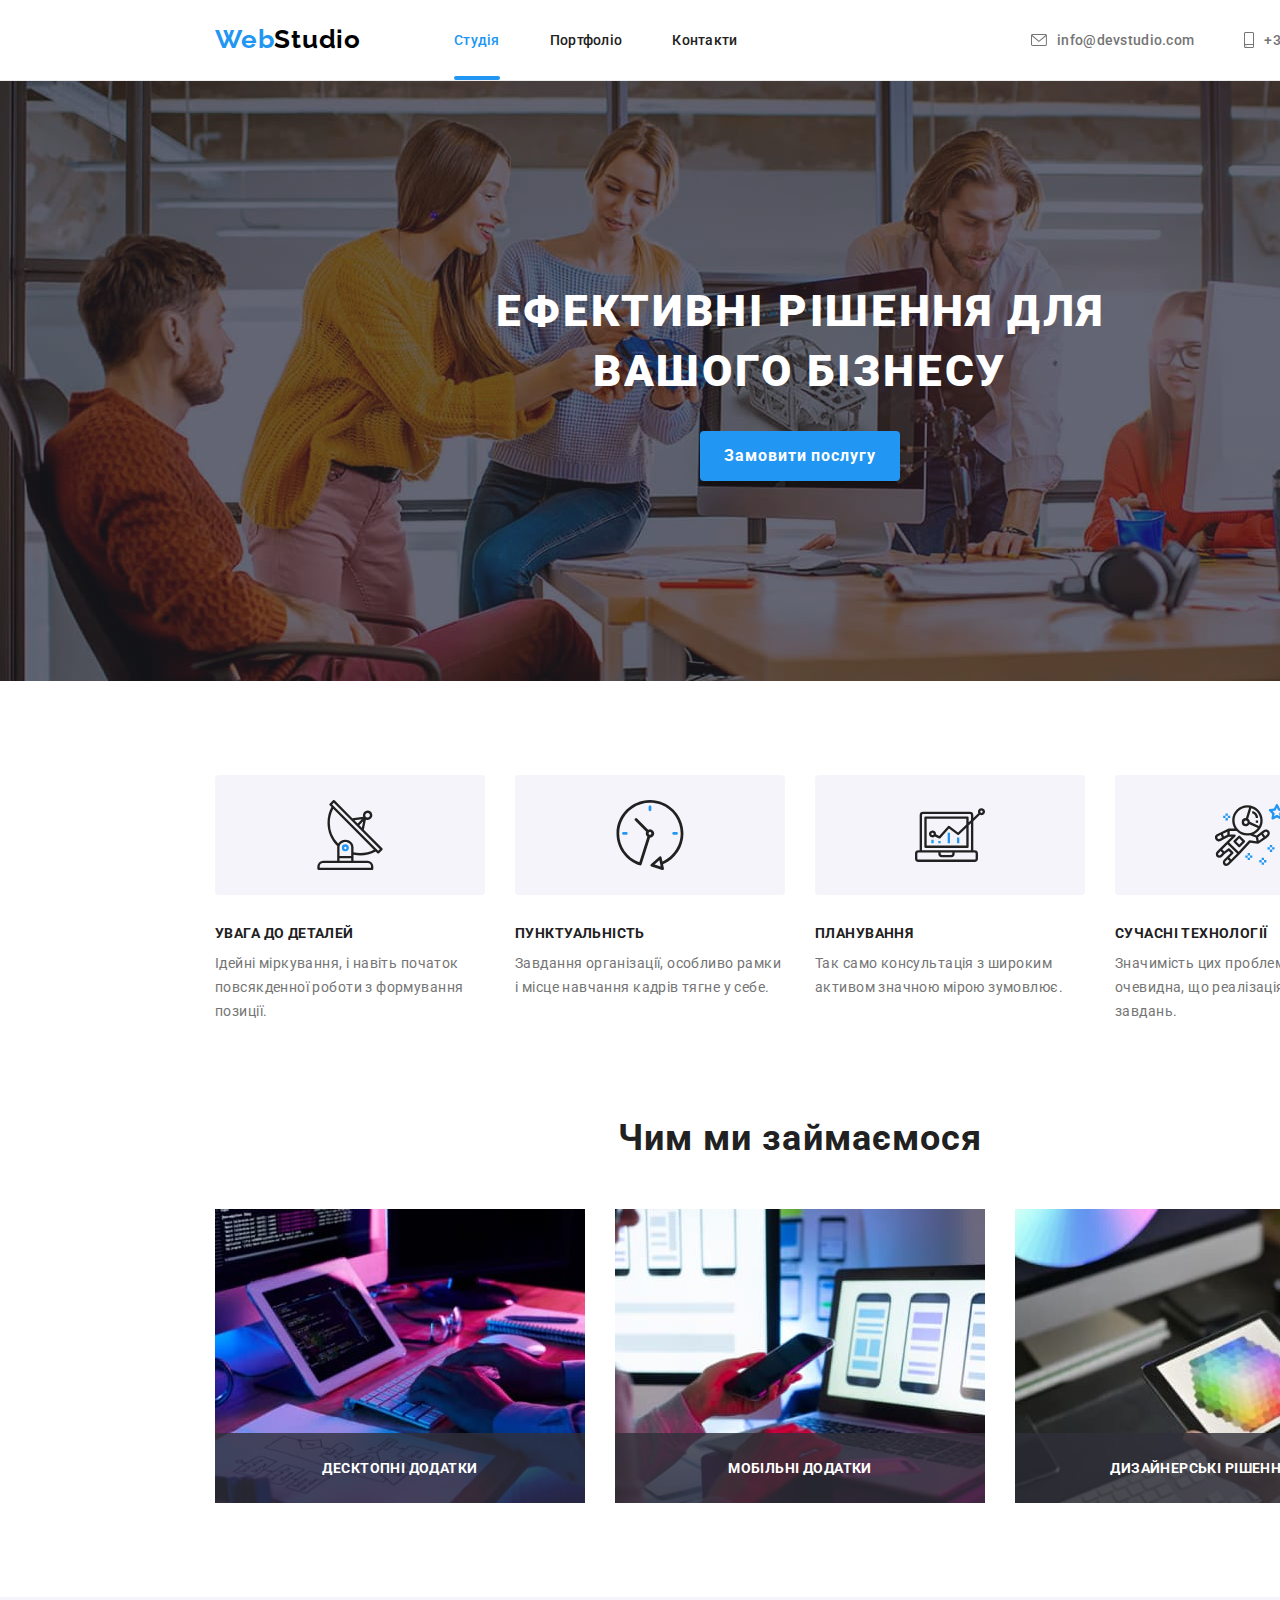
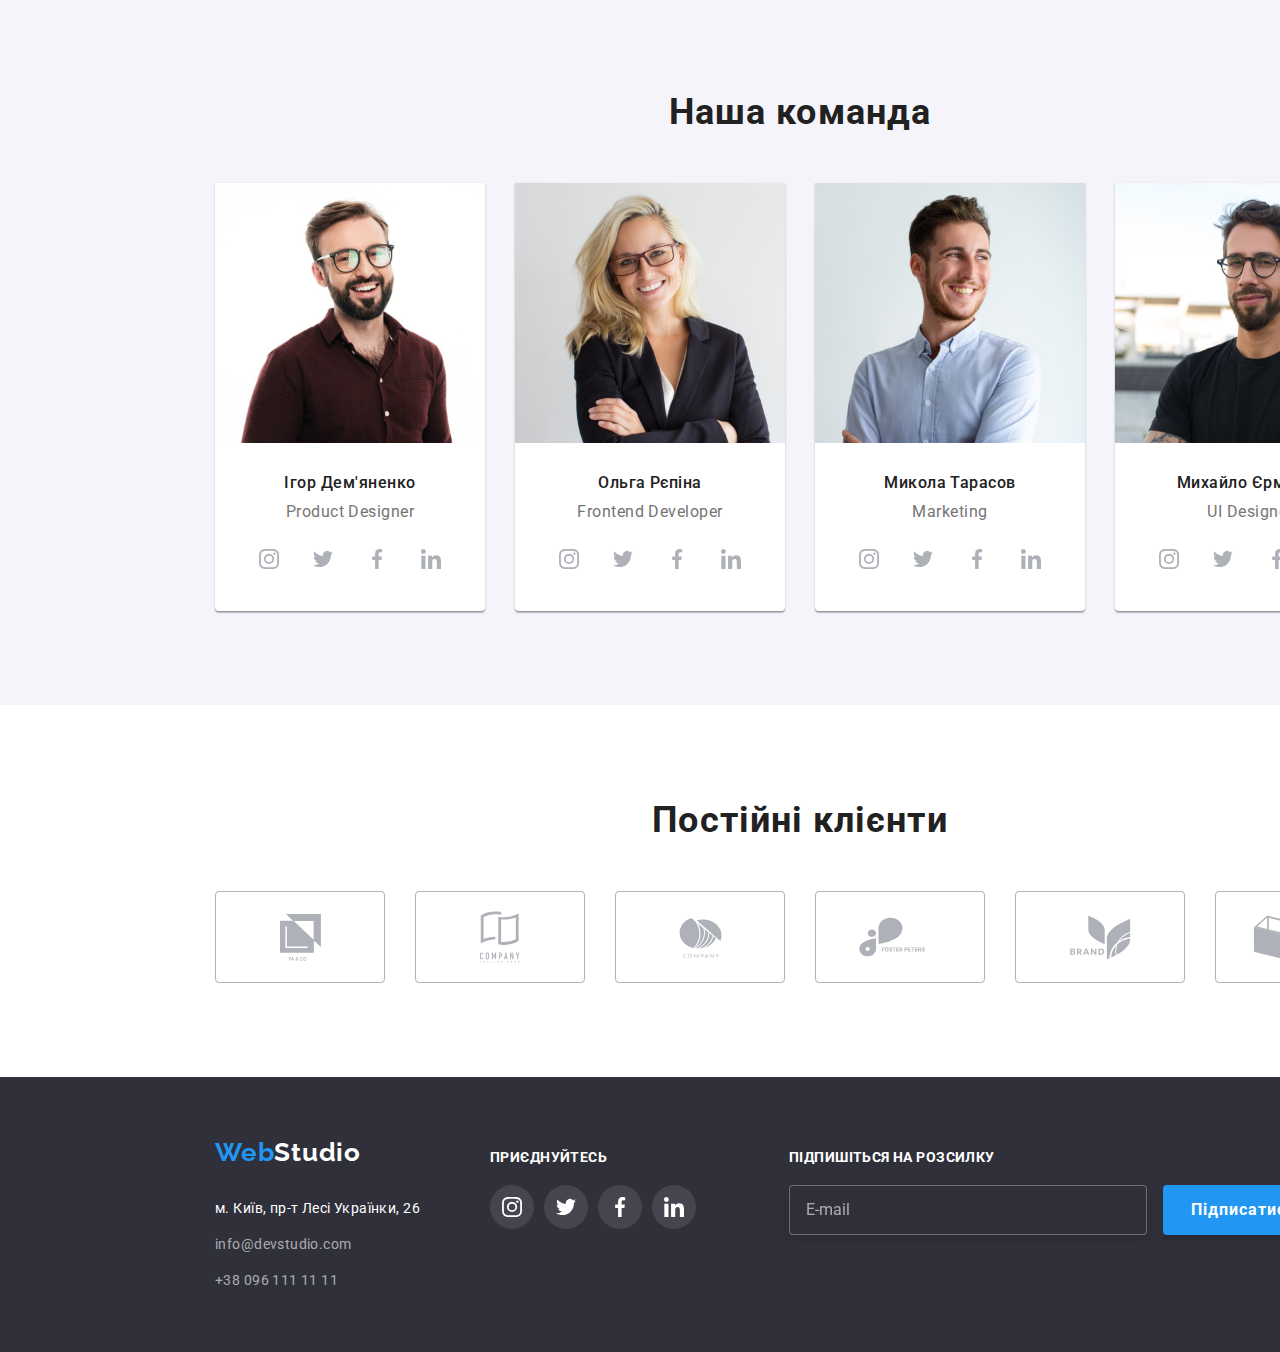
<file: index.html>
<!DOCTYPE html>
<html lang="uk">
  <head>
    <meta charset="UTF-8" />
    <meta http-equiv="X-UA-Compatible" content="IE=edge" />
    <meta name="viewport" content="width=device-width, initial-scale=1.0" />
    <title>Web Studio</title>
    <link rel="preconnect" href="https://fonts.googleapis.com" />
    <link rel="preconnect" href="https://fonts.gstatic.com" crossorigin />
    <link
      href="https://fonts.googleapis.com/css2?family=Raleway:wght@700&family=Roboto:wght@400;500;700;900&display=swap"
      rel="stylesheet"
    />
    <link rel="stylesheet" href="./css/main.min.css" />
  </head>
  <body>
    <!-- header -->
    <header class="header">
      <div class="container flex-cont">
        <a class="header__logo" href="./index.html" lang="en" rel="noopener noreferrer nofollow">
          <span class="header__logo-color">Web</span>Studio</a
        >
        <nav class="header-navigation">
          <ul class="header-navigation__list list">
            <li class="header-navigation__item">
              <a
                href="./index.html"
                class="header-navigation__link current"
                rel="noopener noreferrer nofollow"
                >Студія</a
              >
            </li>
            <li class="header-navigation__item">
              <a
                href="./portfolio.html"
                class="header-navigation__link"
                rel="noopener noreferrer nofollow"
                >Портфоліо</a
              >
            </li>
            <li class="header-navigation__item">
              <a href="/" class="header-navigation__link" rel="noopener noreferrer nofollow"
                >Контакти</a
              >
            </li>
          </ul>
        </nav>
        <ul class="header-contact__list list">
          <li class="header-contact__item">
            <a
              href="mailto:info@devstudio.com"
              class="header-contact__mail"
              rel="noopener noreferrer nofollow"
              ><svg class="header-contact__mail-icon" width="16" height="12">
                <use href="./images/icons.svg#icon-envelope"></use></svg
              >info@devstudio.com</a
            >
          </li>
          <li class="header-contact__item">
            <a
              href="tel:+380961111111"
              class="header-contact__tel"
              rel="noopener noreferrer nofollow"
              ><svg class="header-contact__tel-icon" width="10" height="16">
                <use href="./images/icons.svg#icon-smartphone"></use></svg
              >+38 096 111 11 11</a
            >
          </li>
        </ul>
      </div>
    </header>
    <!-- hero -->
    <main>
      <section class="hero">
        <h1 class="hero__title">ЕФЕКТИВНІ РІШЕННЯ ДЛЯ ВАШОГО БІЗНЕСУ</h1>
        <button data-modal-open type="button" class="hero__button">Замовити послугу</button>
      </section>
      <!-- features -->
      <section class="section">
        <div class="container">
          <h2 class="section-title visually-hidden">Особливості</h2>
          <ul class="features-list list">
            <li class="features-list__item">
              <div class="features-list__content">
                <svg width="70" height="70">
                  <use href="./images/icons.svg#icon-antenna"></use>
                </svg>
              </div>
              <h2 class="features-list__content-title">УВАГА ДО ДЕТАЛЕЙ</h2>
              <p class="features-list__content-text">
                Ідейні міркування, і навіть початок повсякденної роботи з формування позиції.
              </p>
            </li>
            <li class="features-list__item">
              <div class="features-list__content">
                <svg width="70" height="70">
                  <use href="./images/icons.svg#icon-clock"></use>
                </svg>
              </div>
              <h2 class="features-list__content-title">ПУНКТУАЛЬНІСТЬ</h2>
              <p class="features-list__content-text">
                Завдання організації, особливо рамки і місце навчання кадрів тягне у себе.
              </p>
            </li>
            <li class="features-list__item">
              <div class="features-list__content">
                <svg width="70" height="70">
                  <use href="./images/icons.svg#icon-diagram"></use>
                </svg>
              </div>
              <h2 class="features-list__content-title">ПЛАНУВАННЯ</h2>
              <p class="features-list__content-text">
                Так само консультація з широким активом значною мірою зумовлює.
              </p>
            </li>
            <li class="features-list__item">
              <div class="features-list__content">
                <svg width="70" height="70">
                  <use href="./images/icons.svg#icon-astronaut"></use>
                </svg>
              </div>
              <h2 class="features-list__content-title">СУЧАСНІ ТЕХНОЛОГІЇ</h2>
              <p class="features-list__content-text">
                Значимість цих проблем настільки очевидна, що реалізація планових завдань.
              </p>
            </li>
          </ul>
        </div>
      </section>
      <!-- works -->
      <section class="section works">
        <div class="container">
          <h2 class="section-title">Чим ми займаємося</h2>
          <ul class="works__list list">
            <li class="works__item">
              <div class="works__thumb">
                <img src="./images/work_photo1.jpg" alt="розробка сайту" width="370" height="294" />
                <p class="works__text">ДЕСКТОПНІ ДОДАТКИ</p>
              </div>
            </li>
            <li class="works__item">
              <div class="works__thumb">
                <img src="./images/work_photo2.jpg" alt="прототипування" width="370" height="294" />
                <p class="works__text">МОБІЛЬНІ ДОДАТКИ</p>
              </div>
            </li>
            <li class="works__item">
              <div class="works__thumb">
                <img src="./images/work_photo3.jpg" alt="дизайн" width="370" height="294" />
                <p class="works__text">ДИЗАЙНЕРСЬКІ РІШЕННЯ</p>
              </div>
            </li>
          </ul>
        </div>
      </section>
      <!-- team -->
      <section class="section team">
        <div class="container">
          <h2 class="section-title">Наша команда</h2>
          <ul class="team__list list">
            <li class="team__item">
              <img src="./images/team1.jpg" alt="Дизайнер продукту" width="270" height="260" />
              <h3 class="team__title">Ігор Дем'яненко</h3>
              <p class="team__text">Product Designer</p>
              <div class="team-social__container">
                <ul class="team-social__container-list list">
                  <li class="team-social__container-item">
                    <a
                      href="/"
                      class="team-social__container-link"
                      rel="noopener noreferrer nofollow"
                      ><svg class="team-social__container-icon" width="20" height="20">
                        <use href="./images/icons.svg#icon-instagram"></use></svg
                    ></a>
                  </li>
                  <li class="team-social__container-item">
                    <a
                      href="/"
                      class="team-social__container-link"
                      rel="noopener noreferrer nofollow"
                      ><svg class="team-social__container-icon" width="20" height="20">
                        <use href="./images/icons.svg#icon-twitter"></use></svg
                    ></a>
                  </li>
                  <li class="team-social__container-item">
                    <a
                      href="/"
                      class="team-social__container-link"
                      rel="noopener noreferrer nofollow"
                      ><svg class="team-social__container-icon" width="20" height="20">
                        <use href="./images/icons.svg#icon-facebook"></use></svg
                    ></a>
                  </li>
                  <li class="team-social__container-item">
                    <a
                      href="/"
                      class="team-social__container-link"
                      rel="noopener noreferrer nofollow"
                      ><svg class="team-social__container-icon" width="20" height="20">
                        <use href="./images/icons.svg#icon-linkedin"></use></svg
                    ></a>
                  </li>
                </ul>
              </div>
            </li>
            <li class="team__item">
              <img src="./images/team2.jpg" alt="Розробник інтерфейсу" width="270" height="260" />
              <h3 class="team__title">Ольга Рєпіна</h3>
              <p class="team__text">Frontend Developer</p>
              <div class="team-social__container">
                <ul class="team-social__container-list list">
                  <li class="team-social__container-item">
                    <a
                      href="/"
                      class="team-social__container-link"
                      rel="noopener noreferrer nofollow"
                      ><svg class="team-social__container-icon" width="20" height="20">
                        <use href="./images/icons.svg#icon-instagram"></use></svg
                    ></a>
                  </li>
                  <li class="team-social__container-item">
                    <a
                      href="/"
                      class="team-social__container-link"
                      rel="noopener noreferrer nofollow"
                      ><svg class="team-social__container-icon" width="20" height="20">
                        <use href="./images/icons.svg#icon-twitter"></use></svg
                    ></a>
                  </li>
                  <li class="team-social__container-item">
                    <a
                      href="/"
                      class="team-social__container-link"
                      rel="noopener noreferrer nofollow"
                      ><svg class="team-social__container-icon" width="20" height="20">
                        <use href="./images/icons.svg#icon-facebook"></use></svg
                    ></a>
                  </li>
                  <li class="team-social__container-item">
                    <a
                      href="/"
                      class="team-social__container-link"
                      rel="noopener noreferrer nofollow"
                      ><svg class="team-social__container-icon" width="20" height="20">
                        <use href="./images/icons.svg#icon-linkedin"></use></svg
                    ></a>
                  </li>
                </ul>
              </div>
            </li>
            <li class="team__item">
              <img src="./images/team3.jpg" alt="Маркетинг" width="270" height="260" />
              <h3 class="team__title">Микола Тарасов</h3>
              <p class="team__text">Marketing</p>
              <div class="team-social__container">
                <ul class="team-social__container-list list">
                  <li class="team-social__container-item">
                    <a
                      href="/"
                      class="team-social__container-link"
                      rel="noopener noreferrer nofollow"
                      ><svg class="team-social__container-icon" width="20" height="20">
                        <use href="./images/icons.svg#icon-instagram"></use></svg
                    ></a>
                  </li>
                  <li class="team-social__container-item">
                    <a
                      href="/"
                      class="team-social__container-link"
                      rel="noopener noreferrer nofollow"
                      ><svg class="team-social__container-icon" width="20" height="20">
                        <use href="./images/icons.svg#icon-twitter"></use></svg
                    ></a>
                  </li>
                  <li class="team-social__container-item">
                    <a
                      href="/"
                      class="team-social__container-link"
                      rel="noopener noreferrer nofollow"
                      ><svg class="team-social__container-icon" width="20" height="20">
                        <use href="./images/icons.svg#icon-facebook"></use></svg
                    ></a>
                  </li>
                  <li class="team-social__container-item">
                    <a
                      href="/"
                      class="team-social__container-link"
                      rel="noopener noreferrer nofollow"
                      ><svg class="team-social__container-icon" width="20" height="20">
                        <use href="./images/icons.svg#icon-linkedin"></use></svg
                    ></a>
                  </li>
                </ul>
              </div>
            </li>
            <li class="team__item">
              <img
                src="./images/team4.jpg"
                alt="Дизайнер інтерфейсу користувача"
                width="270"
                height="260"
              />
              <h3 class="team__title">Михайло Єрмаков</h3>
              <p class="team__text">UI Designer</p>
              <div class="team-social__container">
                <ul class="team-social__container-list list">
                  <li class="team-social__container-item">
                    <a
                      href="/"
                      class="team-social__container-link"
                      rel="noopener noreferrer nofollow"
                      ><svg class="team-social__container-icon" width="20" height="20">
                        <use href="./images/icons.svg#icon-instagram"></use></svg
                    ></a>
                  </li>
                  <li class="team-social__container-item">
                    <a
                      href="/"
                      class="team-social__container-link"
                      rel="noopener noreferrer nofollow"
                      ><svg class="team-social__container-icon" width="20" height="20">
                        <use href="./images/icons.svg#icon-twitter"></use></svg
                    ></a>
                  </li>
                  <li class="team-social__container-item">
                    <a
                      href="/"
                      class="team-social__container-link"
                      rel="noopener noreferrer nofollow"
                      ><svg class="team-social__container-icon" width="20" height="20">
                        <use href="./images/icons.svg#icon-facebook"></use></svg
                    ></a>
                  </li>
                  <li class="team-social__container-item">
                    <a
                      href="/"
                      class="team-social__container-link"
                      rel="noopener noreferrer nofollow"
                      ><svg class="team-social__container-icon" width="20" height="20">
                        <use href="./images/icons.svg#icon-linkedin"></use></svg
                    ></a>
                  </li>
                </ul>
              </div>
            </li>
          </ul>
        </div>
      </section>
      <!-- clients -->
      <section class="section">
        <h2 class="section-title">Постійні клієнти</h2>
        <ul class="clients-list list">
          <li class="clients-list__item">
            <a href="/" rel="noopener noreferrer nofollow" class="clients-list__link"
              ><svg class="clients-list__icon" width="41" height="47">
                <use href="./images/icons.svg#icon-company1"></use></svg
            ></a>
          </li>
          <li class="clients-list__item">
            <a href="/" rel="noopener noreferrer nofollow" class="clients-list__link"
              ><svg class="clients-list__icon" width="40" height="52">
                <use href="./images/icons.svg#icon-company2"></use></svg
            ></a>
          </li>
          <li class="clients-list__item">
            <a href="/" rel="noopener noreferrer nofollow" class="clients-list__link"
              ><svg class="clients-list__icon" width="43" height="41">
                <use href="./images/icons.svg#icon-company3"></use></svg
            ></a>
          </li>
          <li class="clients-list__item">
            <a href="/" rel="noopener noreferrer nofollow" class="clients-list__link"
              ><svg class="clients-list__icon" width="84" height="40">
                <use href="./images/icons.svg#icon-company4"></use></svg
            ></a>
          </li>
          <li class="clients-list__item">
            <a href="/" rel="noopener noreferrer nofollow" class="clients-list__link"
              ><svg class="clients-list__icon" width="63" height="45">
                <use href="./images/icons.svg#icon-company5"></use></svg
            ></a>
          </li>
          <li class="clients-list__item">
            <a href="/" rel="noopener noreferrer nofollow" class="clients-list__link"
              ><svg class="clients-list__icon" width="94" height="44">
                <use href="./images/icons.svg#icon-company6"></use></svg
            ></a>
          </li>
        </ul>
      </section>
    </main>
    <!-- basement(footer) -->
    <footer class="footer">
      <div class="container flex-cont">
        <div class="footer-logo-address">
          <a class="footer__logo" href="./index.html" rel="noopener noreferrer nofollow"
            ><span class="footer__logo-color">Web</span>Studio</a
          >
          <address class="footer-address">
            <ul class="footer-address__list list">
              <li class="footer-address__item">
                <a
                  href="https://www.google.com.ua/maps/place/%D0%B1%D1%83%D0%BB.+%D0%9B%D0%B5%D1%81%D0%B8+%D0%A3%D0%BA%D1%80%D0%B0%D0%B8%D0%BD%D0%BA%D0%B8,+26,+%D0%9A%D0%B8%D0%B5%D0%B2,+02000/@50.4265841,30.5361971,17z/data=!3m1!4b1!4m5!3m4!1s0x40d4cf0e033ecbe9:0x57a4dffefec77da0!8m2!3d50.4265807!4d30.5383858?hl=ru"
                  class="footer-address__maps"
                  target="_blank"
                  rel="noopener noreferrer nofollow"
                  >м. Київ, пр-т Лесі Українки, 26</a
                >
              </li>
              <li class="footer-address__item">
                <a
                  href="mailto:info@devstudio.com"
                  class="footer-address__mail"
                  rel="noopener noreferrer nofollow"
                  >info@devstudio.com</a
                >
              </li>
              <li class="footer-address__item">
                <a
                  href="tel:+3809611111"
                  class="footer-address__tel"
                  rel="noopener noreferrer nofollow"
                  >+38 096 111 11 11</a
                >
              </li>
            </ul>
          </address>
        </div>
        <div class="footer-social">
          <h3 class="footer-social__title">ПРИЄДНУЙТЕСЬ</h3>
          <ul class="footer-social__list list">
            <li class="footer-social__item">
              <a href="/" class="footer-social__link" rel="noopener noreferrer nofollow"
                ><svg class="footer-social__icon" width="20" height="20">
                  <use href="./images/icons.svg#icon-instagram"></use></svg
              ></a>
            </li>
            <li class="footer-social__item">
              <a href="/" class="footer-social__link" rel="noopener noreferrer nofollow"
                ><svg class="footer-social__icon" width="20" height="20">
                  <use href="./images/icons.svg#icon-twitter"></use></svg
              ></a>
            </li>
            <li class="footer-social__item">
              <a href="/" class="footer-social__link" rel="noopener noreferrer nofollow"
                ><svg class="footer-social__icon" width="20" height="20">
                  <use href="./images/icons.svg#icon-facebook"></use></svg
              ></a>
            </li>
            <li class="footer-social__item">
              <a href="/" class="footer-social__link" rel="noopener noreferrer nofollow"
                ><svg class="footer-social__icon" width="20" height="20">
                  <use href="./images/icons.svg#icon-linkedin"></use></svg
              ></a>
            </li>
          </ul>
        </div>
        <div class="footer-form">
          <h3 class="footer-form__title">ПІДПИШІТЬСЯ НА РОЗСИЛКУ</h3>
          <form name="footer-form" class="footer-form__form">
            <label for="email"></label>
            <input
              type="email"
              name="email"
              placeholder="E-mail"
              class="footer-form__input"
              id="email"
            />
            <button type="submit" class="footer-form__btn">
              Підписатися<svg class="footer-form__btn-icon" width="24" height="24">
                <use href="./images/icons.svg#icon-icon-send"></use>
              </svg>
            </button>
          </form>
        </div>
      </div>
    </footer>
    <div class="backdrop is-hidden" data-modal>
      <div class="modal">
        <button data-modal-close class="modal__btn-close">
          <svg width="18" height="18">
            <use href="./images/icons.svg#icon-close-black-button"></use>
          </svg>
        </button>
        <p class="modal__title">Залиште свої дані, ми вам передзвонимо</p>
        <form name="modal-form" class="modal-form">
          <div class="modal-form__container">
            <label for="name">Ім'я</label>
            <input type="name" name="name" id="name" class="modal-form__input" />
            <svg class="modal-form__icon" width="18" height="18">
              <use href="./images/icons.svg#icon-person-black-modal"></use>
            </svg>
          </div>
          <div class="modal-form__container">
            <label for="tel">Телефон</label>
            <input type="tel" name="tel" id="tel" class="modal-form__input" />
            <svg class="modal-form__icon" width="18" height="18">
              <use href="./images/icons.svg#icon-phone-black-modal"></use>
            </svg>
          </div>
          <div class="modal-form__container">
            <label for="email">Пошта</label>
            <input type="email" name="email" id="email" class="modal-form__input" />
            <svg class="modal-form__icon" width="18" height="18">
              <use href="./images/icons.svg#icon-email-black-modal"></use>
            </svg>
          </div>
          <div class="modal-form__textarea-container">
            <label for="comment">Коментар</label>
            <textarea
              name="comment"
              id="comment"
              placeholder="Введіть текст"
              class="modal-form__textarea"
            ></textarea>
          </div>
          <label class="modal-form__checkbox">
            <input type="checkbox" name="checkbox" class="modal-form__checkbox-input" />
            <span class="modal-form__checkbox-icon"></span>
            Погоджуюся з розсилкою та приймаю<a
              href="/"
              rel="noopener noreferrer nofollow"
              target="_blank"
              class="modal-form__checkbox-link"
              >Умови договору</a
            >
          </label>
          <button type="submit" class="modal-form__btn">Відправити</button>
        </form>
      </div>
    </div>
    <script src="./js/modal.js"></script>
  </body>
</html>
</file>
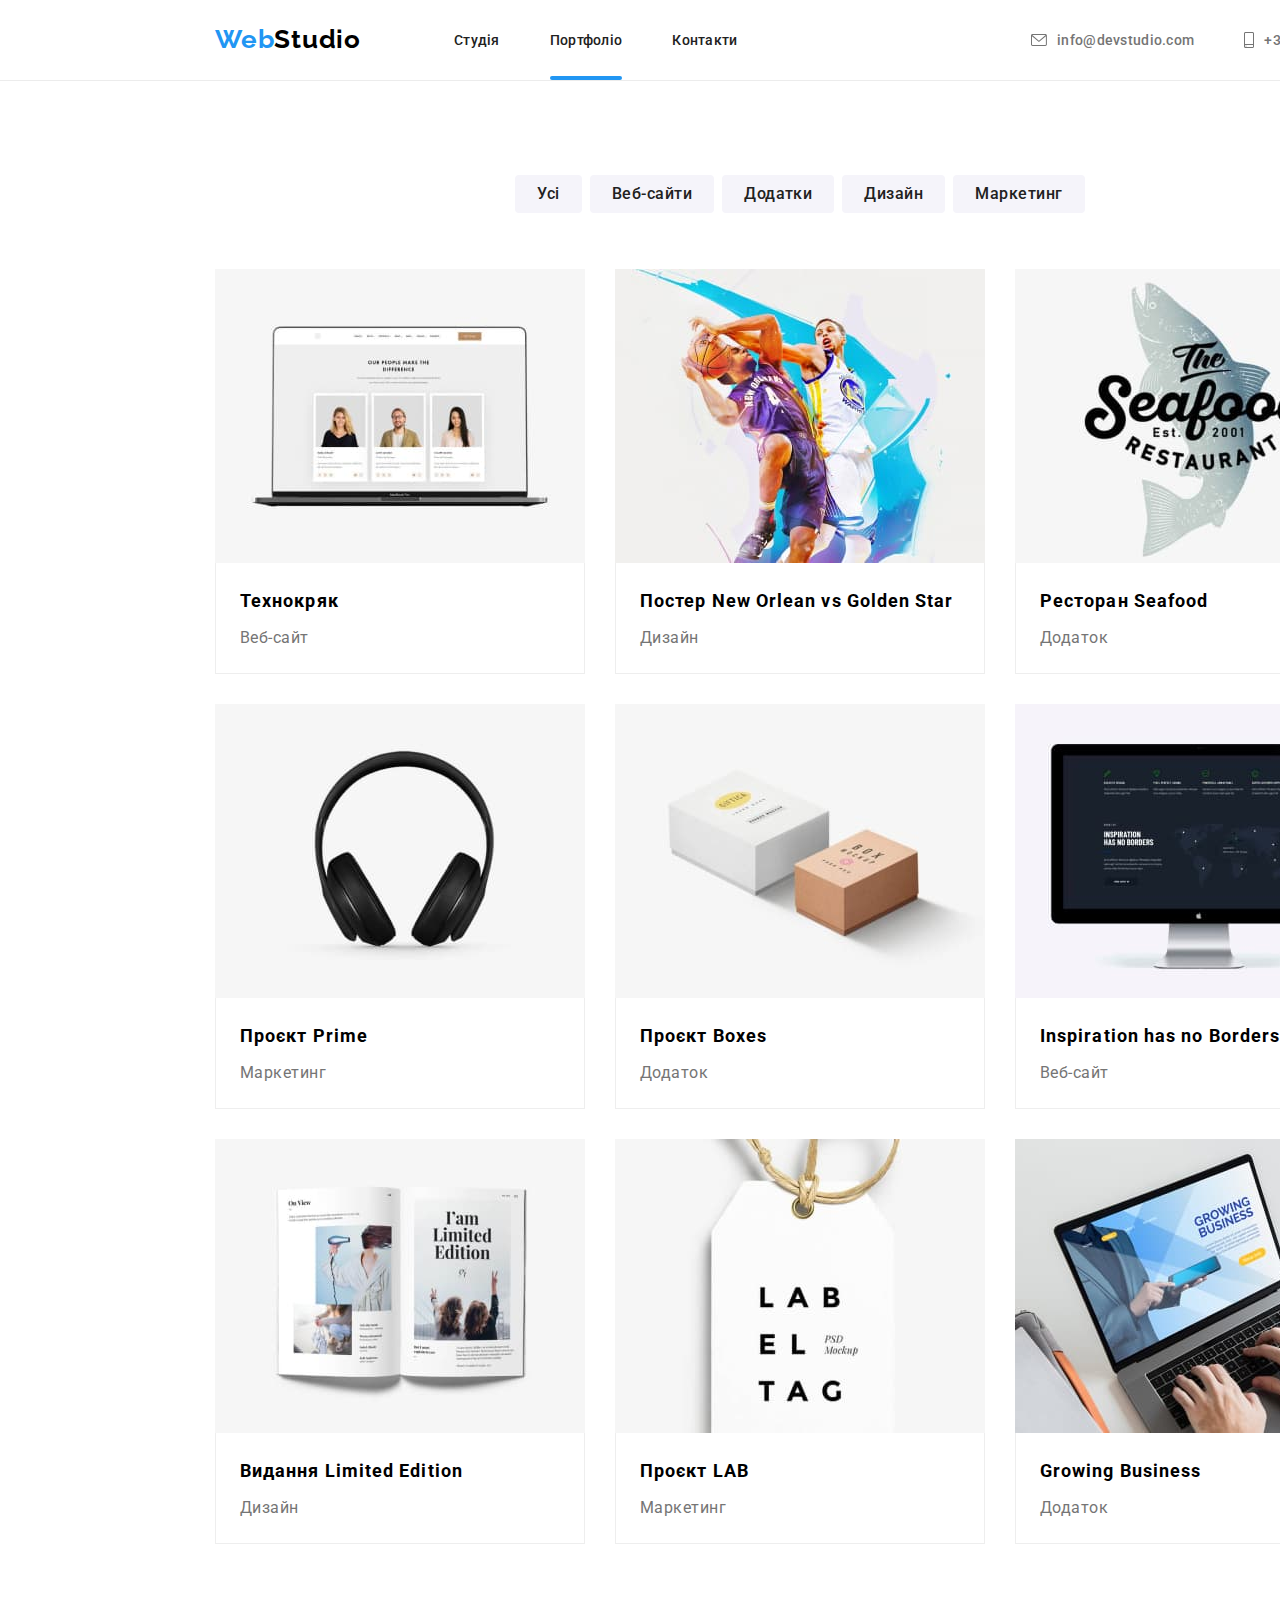
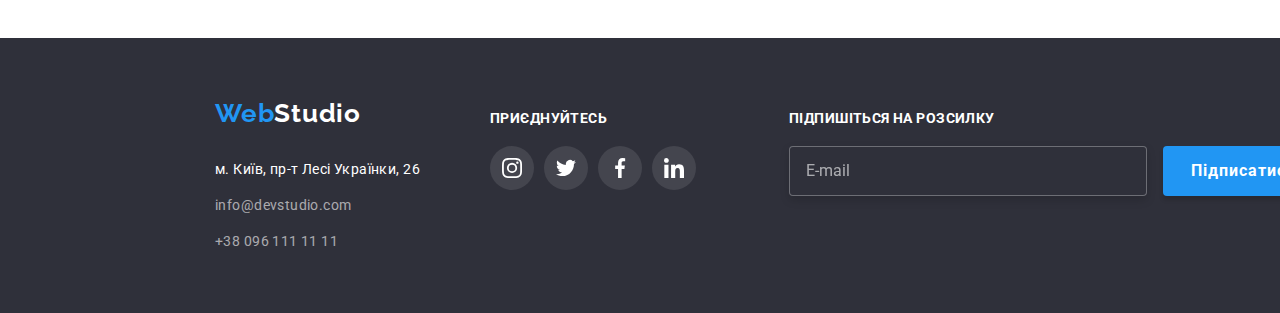
<file: portfolio.html>
<!DOCTYPE html>
<html lang="uk">
  <head>
    <meta charset="UTF-8" />
    <meta http-equiv="X-UA-Compatible" content="IE=edge" />
    <meta name="viewport" content="width=device-width, initial-scale=1.0" />
    <title>Портфоліо</title>
    <link rel="preconnect" href="https://fonts.googleapis.com" />
    <link rel="preconnect" href="https://fonts.gstatic.com" crossorigin />
    <link
      href="https://fonts.googleapis.com/css2?family=Raleway:wght@700&family=Roboto:wght@400;500;700;900&display=swap"
      rel="stylesheet"
    />
    <link rel="stylesheet" href="./css/main.min.css" />
  </head>
  <body>
    <!-- header -->
    <header class="header">
      <div class="container flex-cont">
        <a class="header__logo" href="./index.html" lang="en" rel="noopener noreferrer nofollow">
          <span class="header__logo-color">Web</span>Studio</a
        >
        <nav class="header-navigation">
          <ul class="header-navigation__list list">
            <li class="header-navigation__item">
              <a
                href="./index.html"
                class="header-navigation__link"
                rel="noopener noreferrer nofollow"
                >Студія</a
              >
            </li>
            <li class="header-navigation__item current">
              <a
                href="./portfolio.html"
                class="header-navigation__link"
                rel="noopener noreferrer nofollow"
                >Портфоліо</a
              >
            </li>
            <li class="header-navigation__item">
              <a href="/" class="header-navigation__link" rel="noopener noreferrer nofollow"
                >Контакти</a
              >
            </li>
          </ul>
        </nav>
        <ul class="header-contact__list list">
          <li class="header-contact__item">
            <a
              href="mailto:info@devstudio.com"
              class="header-contact__mail"
              rel="noopener noreferrer nofollow"
              ><svg class="header-contact__mail-icon" width="16" height="12">
                <use href="./images/icons.svg#icon-envelope"></use></svg
              >info@devstudio.com</a
            >
          </li>
          <li class="header-contact__item">
            <a
              href="tel:+380961111111"
              class="header-contact__tel"
              rel="noopener noreferrer nofollow"
              ><svg class="header-contact__tel-icon" width="10" height="16">
                <use href="./images/icons.svg#icon-smartphone"></use></svg
              >+38 096 111 11 11</a
            >
          </li>
        </ul>
      </div>
    </header>
    <!-- hero portfolio -->
    <main>
      <section class="section">
        <div class="container">
          <h1 class="section-title visually-hidden">Портфоліо</h1>
          <ul class="portfolio-buttons__list list">
            <li class="portfolio-buttons__list-item">
              <button type="button" class="portfolio-buttons__list-buttons">Усі</button>
            </li>
            <li class="portfolio-buttons__list-item">
              <button type="button" class="portfolio-buttons__list-buttons">Веб-сайти</button>
            </li>
            <li class="portfolio-buttons__list-item">
              <button type="button" class="portfolio-buttons__list-buttons">Додатки</button>
            </li>
            <li class="portfolio-buttons__list-item">
              <button type="button" class="portfolio-buttons__list-buttons">Дизайн</button>
            </li>
            <li class="portfolio-buttons__list-item">
              <button type="button" class="portfolio-buttons__list-buttons">Маркетинг</button>
            </li>
          </ul>
          <ul class="portfolio-content__list list">
            <li class="portfolio-content__list-item">
              <a href="/" rel="noopener noreferrer nofollow" class="portfolio-content__list-link">
                <div class="portfolio-content__thumb">
                  <img
                    src="./images/img_project1.jpg"
                    alt="дизайн-постер"
                    width="370"
                    height="294"
                  />
                  <p class="portfolio-content__thumb-text">
                    Ресурс пропонує комплексні пропозиції з різним рівнем функціоналу та сервісів.
                    Все це дозволить відвідувачу отримати вичерпні відомості про компанію чи
                    приватну особу.
                  </p>
                </div>
                <div class="portfolio-cards__container">
                  <h2 class="portfolio-cards__container-title">Технокряк</h2>
                  <p class="portfolio-cards__container-text">Веб-сайт</p>
                </div>
              </a>
            </li>
            <li class="portfolio-content__list-item">
              <a href="/" rel="noopener noreferrer nofollow" class="portfolio-content__list-link">
                <div class="portfolio-content__thumb">
                  <img
                    src="./images/img_project2.jpg"
                    alt="дизайн-постер"
                    width="370"
                    height="294"
                  />
                  <p class="portfolio-content__thumb-text">
                    Ресурс пропонує комплексні пропозиції з різним рівнем функціоналу та сервісів.
                    Все це дозволить відвідувачу отримати вичерпні відомості про компанію чи
                    приватну особу.
                  </p>
                </div>
                <div class="portfolio-cards__container">
                  <h2 class="portfolio-cards__container-title">Постер New Orlean vs Golden Star</h2>
                  <p class="portfolio-cards__container-text">Дизайн</p>
                </div>
              </a>
            </li>
            <li class="portfolio-content__list-item">
              <a href="/" rel="noopener noreferrer nofollow" class="portfolio-content__list-link">
                <div class="portfolio-content__thumb">
                  <img
                    src="./images/img_project3.jpg"
                    alt="ресторан-додаток"
                    width="370"
                    height="294"
                  />
                  <p class="portfolio-content__thumb-text">
                    Ресурс пропонує комплексні пропозиції з різним рівнем функціоналу та сервісів.
                    Все це дозволить відвідувачу отримати вичерпні відомості про компанію чи
                    приватну особу.
                  </p>
                </div>
                <div class="portfolio-cards__container">
                  <h2 class="portfolio-cards__container-title">Ресторан Seafood</h2>
                  <p class="portfolio-cards__container-text">Додаток</p>
                </div>
              </a>
            </li>
            <li class="portfolio-content__list-item">
              <a href="/" rel="noopener noreferrer nofollow" class="portfolio-content__list-link">
                <div class="portfolio-content__thumb">
                  <img
                    src="./images/img_project4.jpg"
                    alt="музика-проект"
                    width="370"
                    height="294"
                  />
                  <p class="portfolio-content__thumb-text">
                    Ресурс пропонує комплексні пропозиції з різним рівнем функціоналу та сервісів.
                    Все це дозволить відвідувачу отримати вичерпні відомості про компанію чи
                    приватну особу.
                  </p>
                </div>
                <div class="portfolio-cards__container">
                  <h2 class="portfolio-cards__container-title">Проєкт Prime</h2>
                  <p class="portfolio-cards__container-text">Маркетинг</p>
                </div>
              </a>
            </li>
            <li class="portfolio-content__list-item">
              <a href="/" rel="noopener noreferrer nofollow" class="portfolio-content__list-link">
                <div class="portfolio-content__thumb">
                  <img
                    src="./images/img_project5.jpg"
                    alt="коробка-проект"
                    width="370"
                    height="294"
                  />
                  <p class="portfolio-content__thumb-text">
                    Ресурс пропонує комплексні пропозиції з різним рівнем функціоналу та сервісів.
                    Все це дозволить відвідувачу отримати вичерпні відомості про компанію чи
                    приватну особу.
                  </p>
                </div>
                <div class="portfolio-cards__container">
                  <h2 class="portfolio-cards__container-title">Проєкт Boxes</h2>
                  <p class="portfolio-cards__container-text">Додаток</p>
                </div>
              </a>
            </li>
            <li class="portfolio-content__list-item">
              <a href="/" rel="noopener noreferrer nofollow" class="portfolio-content__list-link">
                <div class="portfolio-content__thumb">
                  <img src="./images/img_project6.jpg" alt="Веб-сайт" width="370" height="294" />
                  <p class="portfolio-content__thumb-text">
                    Ресурс пропонує комплексні пропозиції з різним рівнем функціоналу та сервісів.
                    Все це дозволить відвідувачу отримати вичерпні відомості про компанію чи
                    приватну особу.
                  </p>
                </div>
                <div class="portfolio-cards__container">
                  <h2 class="portfolio-cards__container-title">Inspiration has no Borders</h2>
                  <p class="portfolio-cards__container-text">Веб-сайт</p>
                </div>
              </a>
            </li>
            <li class="portfolio-content__list-item">
              <a href="/" rel="noopener noreferrer nofollow" class="portfolio-content__list-link">
                <div class="portfolio-content__thumb">
                  <img src="./images/img_project7.jpg" alt="Видання" width="370" height="294" />
                  <p class="portfolio-content__thumb-text">
                    Ресурс пропонує комплексні пропозиції з різним рівнем функціоналу та сервісів.
                    Все це дозволить відвідувачу отримати вичерпні відомості про компанію чи
                    приватну особу.
                  </p>
                </div>
                <div class="portfolio-cards__container">
                  <h2 class="portfolio-cards__container-title">Видання Limited Edition</h2>
                  <p class="portfolio-cards__container-text">Дизайн</p>
                </div>
              </a>
            </li>
            <li class="portfolio-content__list-item">
              <a href="/" rel="noopener noreferrer nofollow" class="portfolio-content__list-link">
                <div class="portfolio-content__thumb">
                  <img
                    src="./images/img_project8.jpg"
                    alt="проект LabelTag"
                    width="370"
                    height="294"
                  />
                  <p class="portfolio-content__thumb-text">
                    Ресурс пропонує комплексні пропозиції з різним рівнем функціоналу та сервісів.
                    Все це дозволить відвідувачу отримати вичерпні відомості про компанію чи
                    приватну особу.
                  </p>
                </div>
                <div class="portfolio-cards__container">
                  <h2 class="portfolio-cards__container-title">Проєкт LAB</h2>
                  <p class="portfolio-cards__container-text">Маркетинг</p>
                </div>
              </a>
            </li>
            <li class="portfolio-content__list-item">
              <a href="/" rel="noopener noreferrer nofollow" class="portfolio-content__list-link">
                <div class="portfolio-content__thumb">
                  <img
                    src="./images/img_project9.jpg"
                    alt="додаток для бізнесу"
                    width="370"
                    height="294"
                  />
                  <p class="portfolio-content__thumb-text">
                    Ресурс пропонує комплексні пропозиції з різним рівнем функціоналу та сервісів.
                    Все це дозволить відвідувачу отримати вичерпні відомості про компанію чи
                    приватну особу.
                  </p>
                </div>
                <div class="portfolio-cards__container">
                  <h2 class="portfolio-cards__container-title">Growing Business</h2>
                  <p class="portfolio-cards__container-text">Додаток</p>
                </div>
              </a>
            </li>
          </ul>
        </div>
      </section>
    </main>
    <!-- basement(footer) -->
    <footer class="footer">
      <div class="container flex-cont">
        <div class="footer-logo-address">
          <a class="footer__logo" href="./index.html" rel="noopener noreferrer nofollow"
            ><span class="footer__logo-color">Web</span>Studio</a
          >
          <address class="footer-address">
            <ul class="footer-address__list list">
              <li class="footer-address__item">
                <a
                  href="https://www.google.com.ua/maps/place/%D0%B1%D1%83%D0%BB.+%D0%9B%D0%B5%D1%81%D0%B8+%D0%A3%D0%BA%D1%80%D0%B0%D0%B8%D0%BD%D0%BA%D0%B8,+26,+%D0%9A%D0%B8%D0%B5%D0%B2,+02000/@50.4265841,30.5361971,17z/data=!3m1!4b1!4m5!3m4!1s0x40d4cf0e033ecbe9:0x57a4dffefec77da0!8m2!3d50.4265807!4d30.5383858?hl=ru"
                  class="footer-address__maps"
                  target="_blank"
                  rel="noopener noreferrer nofollow"
                  >м. Київ, пр-т Лесі Українки, 26</a
                >
              </li>
              <li class="footer-address__item">
                <a
                  href="mailto:info@devstudio.com"
                  class="footer-address__mail"
                  rel="noopener noreferrer nofollow"
                  >info@devstudio.com</a
                >
              </li>
              <li class="footer-address__item">
                <a
                  href="tel:+3809611111"
                  class="footer-address__tel"
                  rel="noopener noreferrer nofollow"
                  >+38 096 111 11 11</a
                >
              </li>
            </ul>
          </address>
        </div>
        <div class="footer-social">
          <h3 class="footer-social__title">ПРИЄДНУЙТЕСЬ</h3>
          <ul class="footer-social__list list">
            <li class="footer-social__item">
              <a href="/" class="footer-social__link" rel="noopener noreferrer nofollow"
                ><svg class="footer-social__icon" width="20" height="20">
                  <use href="./images/icons.svg#icon-instagram"></use></svg
              ></a>
            </li>
            <li class="footer-social__item">
              <a href="/" class="footer-social__link" rel="noopener noreferrer nofollow"
                ><svg class="footer-social__icon" width="20" height="20">
                  <use href="./images/icons.svg#icon-twitter"></use></svg
              ></a>
            </li>
            <li class="footer-social__item">
              <a href="/" class="footer-social__link" rel="noopener noreferrer nofollow"
                ><svg class="footer-social__icon" width="20" height="20">
                  <use href="./images/icons.svg#icon-facebook"></use></svg
              ></a>
            </li>
            <li class="footer-social__item">
              <a href="/" class="footer-social__link" rel="noopener noreferrer nofollow"
                ><svg class="footer-social__icon" width="20" height="20">
                  <use href="./images/icons.svg#icon-linkedin"></use></svg
              ></a>
            </li>
          </ul>
        </div>
        <div class="footer-form">
          <h3 class="footer-form__title">ПІДПИШІТЬСЯ НА РОЗСИЛКУ</h3>
          <form name="footer-form" class="footer-form__form">
            <label for="email"></label>
            <input
              type="email"
              name="email"
              placeholder="E-mail"
              class="footer-form__input"
              id="email"
            />
            <button type="submit" class="footer-form__btn">
              Підписатися<svg class="footer-form__btn-icon" width="24" height="24">
                <use href="./images/icons.svg#icon-icon-send"></use>
              </svg>
            </button>
          </form>
        </div>
      </div>
    </footer>
    <script src="./js/modal.js"></script>
  </body>
</html>
</file>
<file: css/main.min.css>
/*! modern-normalize v1.1.0 | MIT License | https://github.com/sindresorhus/modern-normalize */*,::before,::after{box-sizing:border-box}html{line-height:1.15;-webkit-text-size-adjust:100%;-moz-tab-size:4;-o-tab-size:4;tab-size:4}body{margin:0;font-family:system-ui,"Segoe UI",Roboto,Helvetica,Arial,sans-serif,"Apple Color Emoji","Segoe UI Emoji"}hr{height:0;color:inherit}abbr[title]{-webkit-text-decoration:underline dotted;text-decoration:underline dotted}b,strong{font-weight:bolder}code,kbd,samp,pre{font-family:ui-monospace,SFMono-Regular,Consolas,"Liberation Mono",Menlo,monospace;font-size:1em}small{font-size:80%}sub,sup{font-size:75%;line-height:0;position:relative;vertical-align:baseline}sub{bottom:-0.25em}sup{top:-0.5em}table{text-indent:0;border-color:inherit}button,input,optgroup,select,textarea{font-family:inherit;font-size:100%;line-height:1.15;margin:0}button,select{text-transform:none}button,[type=button],[type=reset],[type=submit]{-webkit-appearance:button}::-moz-focus-inner{border-style:none;padding:0}:-moz-focusring{outline:1px dotted ButtonText}:-moz-ui-invalid{box-shadow:none}legend{padding:0}progress{vertical-align:baseline}::-webkit-inner-spin-button,::-webkit-outer-spin-button{height:auto}[type=search]{-webkit-appearance:textfield;outline-offset:-2px}::-webkit-search-decoration{-webkit-appearance:none}::-webkit-file-upload-button{-webkit-appearance:button;font:inherit}summary{display:list-item}body{font-family:Roboto,sans-serif;background-color:#fff;color:#212121;width:1600px;margin:0 auto}.list{padding:0;margin:0;list-style:none}a{text-decoration:none}img{display:block;max-width:100%;padding:0}h1,h2,h3,h4,h5,h6,p{margin:0}ul{list-style:none;padding:0;margin:0}.visually-hidden{position:absolute;width:1px;height:1px;margin:-1px;border:0;padding:0;white-space:nowrap;-webkit-clip-path:inset(100%);clip-path:inset(100%);clip:rect(0 0 0 0);overflow:hidden}.container{width:1200px;padding-left:15px;padding-right:15px;margin-left:auto;margin-right:auto}.flex-cont{display:flex}.section{padding-top:94px;padding-bottom:94px}.section-title{font-weight:700;font-size:36px;line-height:1.1666666667;letter-spacing:.03em;text-align:center;margin-top:0;margin-bottom:50px}.header__logo{display:block;font-family:Raleway;font-weight:700;font-size:26px;line-height:1.1923076923;letter-spacing:.03em;color:#000;text-decoration:none;padding-top:24px;padding-bottom:25px}.header__logo-color{color:#2196f3}.footer__logo{display:inline-block;color:#fff;font-family:Raleway;font-weight:700;font-size:26px;line-height:1.1923076923;letter-spacing:.03em;text-decoration:none}.footer__logo-color{color:#2196f3}.hero__button{background-color:#2196f3;color:#fff;border-color:#2196f3;font-family:Roboto,sans-serif;font-size:16px;font-weight:700;line-height:1.875;letter-spacing:.06em;text-align:center;display:inline-block;border-radius:4px;border:0;cursor:pointer;padding:10px 24px;box-shadow:0px 4px 4px rgba(0,0,0,.15)}.footer-form__btn{background-color:#2196f3;color:#fff;border-color:#2196f3;font-family:Roboto,sans-serif;font-size:16px;font-weight:700;line-height:1.875;letter-spacing:.06em;text-align:center;display:inline-flex;align-items:center;border-radius:4px;border:0;cursor:pointer;padding:10px 28px;margin-left:12px;box-shadow:0px 4px 4px rgba(0,0,0,.15)}.footer-form__btn-icon{fill:#fff;margin-left:10px}.modal-form__btn{color:#fff;border-color:#2196f3;background-color:#2196f3;font-size:16px;font-weight:700;line-height:1.875;letter-spacing:.06em;text-align:center;font-family:Roboto,sans-serif;border-radius:4px;border:0;cursor:pointer;padding:10px 52px;margin-left:112px;box-shadow:0px 4px 4px rgba(0,0,0,.15);display:inline-block}.modal__btn-close{position:absolute;display:inline-flex;align-items:center;background-color:#fff;top:8px;right:8px;width:30px;height:30px;border-radius:50%;border:1px solid rgba(0,0,0,.1);cursor:pointer;transition:fill 250ms cubic-bezier(0.4, 0, 0.2, 1)}.modal__btn-close:hover,.modal__btn-close:focus{fill:#2196f3}.portfolio-buttons__list-buttons{background-color:#f5f4fa;color:#212121;font-family:inherit;font-size:16px;font-weight:500;line-height:1.625;letter-spacing:.03em;border-radius:4px;border:0;border-color:#f5f4fa;cursor:pointer;padding:6px 22px;transition:background-color 250ms cubic-bezier(0.4, 0, 0.2, 1),color 250ms cubic-bezier(0.4, 0, 0.2, 1),box-shadow 250ms cubic-bezier(0.4, 0, 0.2, 1)}.portfolio-buttons__list-buttons:hover,.portfolio-buttons__list-buttons:focus{background-color:#2196f3;color:#fff;box-shadow:0px 3px 1px rgba(0,0,0,.1),0px 1px 2px rgba(0,0,0,.08),0px 2px 2px rgba(0,0,0,.12)}.header{border-bottom:1px solid #ececec}.header-navigation__list{display:flex;margin-left:93px}.header-navigation__item{position:relative}.header-navigation__item:not(:last-child){margin-right:50px}.current::after{position:absolute;content:"";bottom:0;left:0;width:100%;height:4px;background-color:#2196f3;border-radius:2px}.header-navigation__link{display:block;color:#212121;font-size:14px;font-weight:500;line-height:1.1428571429;letter-spacing:.02em;text-decoration:none;padding-top:32px;padding-bottom:32px;transition:color 250ms cubic-bezier(0.4, 0, 0.2, 1)}.header-navigation__link:hover,.header-navigation__link:focus{color:#2196f3}.header-navigation__link.current{color:#2196f3}.header-contact__list{display:flex;margin-left:auto;align-items:center}.header-contact__list .header-contact__item+.header-contact__item{margin-left:50px}.header-contact__mail{display:inline-flex;color:#757575;font-size:14px;font-weight:500;line-height:1.1428571429;letter-spacing:.02em;text-decoration:none;align-items:center;padding-top:32px;padding-bottom:32px;transition:color 250ms cubic-bezier(0.4, 0, 0.2, 1)}.header-contact__mail:hover,.header-contact__mail:focus{color:#2196f3}.header-contact__mail-icon{margin-right:10px;fill:currentColor}.header-contact__tel{display:inline-flex;color:#757575;font-size:14px;font-weight:500;line-height:1.1428571429;letter-spacing:.02em;text-decoration:none;align-items:center;padding-top:32px;padding-bottom:32px;transition:color 250ms cubic-bezier(0.4, 0, 0.2, 1)}.header-contact__tel:link:hover,.header-contact__tel:link:focus{color:#2196f3}.header-contact__tel-icon{margin-right:10px;fill:currentColor}.hero{display:block;background-color:#c4c4c4;background-image:linear-gradient(to right, rgba(47, 48, 58, 0.4), rgba(47, 48, 58, 0.4)),url("../images/herobgimage.jpg");max-width:1600px;height:600px;text-align:center;text-transform:uppercase;padding-top:200px;padding-bottom:200px}.hero__title{color:#fff;width:696px;font-weight:900;font-size:44px;line-height:1.3636363636;letter-spacing:.06em;margin:0 auto 30px}.features-list{display:flex}.features-list__item:not(:last-child){margin-right:30px}.features-list__content{display:flex;justify-content:center;align-items:center;background-color:#f5f4fa;width:270px;height:120px;margin-bottom:30px;border-radius:4px}.features-list__content-title{font-size:14px;line-height:1.1428571429;letter-spacing:.03em;margin-top:0;margin-bottom:10px}.features-list__content-text{margin-top:0;margin-bottom:0}.features-list .features-list__content-title{font-size:14px;font-weight:700;line-height:1.1428571429;letter-spacing:.03em}.features-list .features-list__content-text{color:#757575;font-size:14px;font-weight:400;line-height:1.7142857143;letter-spacing:.03em}.works{padding-top:0}.works__list{display:flex}.works__item:not(:last-child){margin-right:30px}.works__thumb{position:relative;display:flex}.works__text{position:absolute;background-color:rgba(47,48,58,.8);color:#fff;margin:0;padding:27px;bottom:0;width:100%;font-weight:700;font-size:14px;line-height:1.1428571429;letter-spacing:.03em;text-align:center;text-transform:uppercase}.team{background-color:#f5f4fa}.team__list{display:flex}.team__item:not(:last-child){margin-right:30px}.team__list .team__item{background-color:#fff}.team__item{box-shadow:0px 1px 3px rgba(0,0,0,.12),0px 1px 1px rgba(0,0,0,.14),0px 2px 1px rgba(0,0,0,.2);border-radius:0px 0px 4px 4px}.team__list .team__title{font-size:16px;font-weight:500;line-height:1.1875;letter-spacing:.03em;text-align:center;margin-top:30px;margin-bottom:0}.team__list .team__text{color:#757575;font-size:16px;font-weight:400;line-height:1.1875;letter-spacing:.03em;text-align:center;margin-top:10px}.team-social__container{margin:16px 32px 30px}.team-social__container-list{display:flex}.team-social__container-item:not(:last-child){margin-right:10px}.team-social__container-link{display:flex;justify-content:center;align-items:center;color:#afb1b8;width:44px;height:44px;border-radius:50%;transition:background-color 250ms cubic-bezier(0.4, 0, 0.2, 1),color 250ms cubic-bezier(0.4, 0, 0.2, 1)}.team-social__container-link:hover,.team-social__container-link:focus{background-color:#2196f3;color:#fff}.team-social__container-icon{fill:currentColor}.clients-list{display:flex;justify-content:center;padding:0;margin:0}.clients-list__item:not(:last-child){margin-right:30px}.clients-list__link{display:flex;justify-content:center;align-items:center;color:#afb1b8;width:170px;height:92px;border:1px solid #afb1b8;border-radius:4px;transition:background-color 250ms cubic-bezier(0.4, 0, 0.2, 1),color 250ms cubic-bezier(0.4, 0, 0.2, 1),border-color 250ms cubic-bezier(0.4, 0, 0.2, 1)}.clients-list__link:hover,.clients-list__link:focus{background-color:#fff;color:#2196f3;border-color:#2196f3}.clients-list__icon{fill:currentColor}.footer{background-color:#2f303a;padding-top:60px;padding-bottom:60px}.footer-logo-address{margin-right:70px}.footer-address__list .footer-address__maps{color:#fff;font-size:14px;font-weight:400;line-height:1.7142857143;letter-spacing:.03em;text-decoration:none;font-style:normal;margin-top:28px;transition:color 250ms cubic-bezier(0.4, 0, 0.2, 1)}.footer-address__list .footer-address__maps.footer-address__maps:hover,.footer-address__list .footer-address__maps.footer-address__maps:focus{color:#2196f3}.footer-address__item .footer-address__maps{display:inline-block}.footer-address__list .footer-address__mail{color:rgba(255,255,255,.6);font-size:14px;font-weight:400;line-height:1.7142857143;letter-spacing:.03em;text-decoration:none;font-style:normal;margin-top:12px;transition:color 250ms cubic-bezier(0.4, 0, 0.2, 1)}.footer-address__list .footer-address__mail.footer-address__mail:hover,.footer-address__list .footer-address__mail.footer-address__mail:focus{color:#2196f3}.footer-address__item .footer-address__mail{display:inline-block;padding:0}.footer-address__list .footer-address__tel{color:rgba(255,255,255,.6);font-size:14px;font-weight:400;line-height:1.7142857143;letter-spacing:.03em;text-decoration:none;font-style:normal;margin-top:12px;transition:color 250ms cubic-bezier(0.4, 0, 0.2, 1)}.footer-address__list .footer-address__tel.footer-address__tel:hover,.footer-address__list .footer-address__tel.footer-address__tel:focus{color:#2196f3}.footer-address__item .footer-address__tel{display:inline-block;padding:0}.footer-social{display:flex;flex-direction:column;margin-top:12px;margin-right:93px}.footer-social__title{color:#fff;font-weight:700;font-size:14px;line-height:1.1428571429;letter-spacing:.03em;text-transform:uppercase;margin:0}.footer-social__list{display:flex}.footer-social__link{display:flex;justify-content:center;align-items:center;color:#fff;background-color:rgba(255,255,255,.1);width:44px;height:44px;border-radius:50%;margin-top:20px;transition:background-color 250ms cubic-bezier(0.4, 0, 0.2, 1)}.footer-social__link:hover,.footer-social__link:focus{background-color:#2196f3}.footer-social__item:not(:last-child){margin-right:10px}.footer-social__icon{fill:#fff}.footer-form{display:flex;flex-direction:column;margin-top:12px}.footer-form__title{color:#fff;font-weight:700;font-size:14px;line-height:1.1428571429;letter-spacing:.03em;text-transform:uppercase;margin:0}.footer-form__form{margin-top:20px}.footer-form__input{background-color:#2f303a;color:#fff;min-width:358px;min-height:50px;border:1px solid rgba(255,255,255,.3);filter:drop-shadow(0px 4px 4px rgba(0, 0, 0, 0.15));border-radius:4px;padding-left:16px}.footer-form__input::-moz-placeholder{color:rgba(255,255,255,.6)}.footer-form__input:-ms-input-placeholder{color:rgba(255,255,255,.6)}.footer-form__input::placeholder{color:rgba(255,255,255,.6)}.backdrop{position:fixed;background-color:rgba(0,0,0,.2);top:0;left:0;width:100%;height:100%;transition:opacity 250ms cubic-bezier(0.4, 0, 0.2, 1),visibility 250ms cubic-bezier(0.4, 0, 0.2, 1)}.backdrop.is-hidden{opacity:0;visibility:hidden;pointer-events:none}.modal{position:absolute;top:50%;left:50%;min-width:528px;min-height:581px;background-color:#fff;box-shadow:0px 1px 3px rgba(0,0,0,.12),0px 1px 1px rgba(0,0,0,.14),0px 2px 1px rgba(0,0,0,.2);border-radius:4px;transform:translate(-50%, -50%) scale(1);transition:transform 250ms cubic-bezier(0.4, 0, 0.2, 1);padding:40px}.backdrop.is-hidden .modal{transform:translate(-50%, -50%) scale(0)}.modal__title{font-weight:700;font-size:20px;line-height:1.15;text-align:center;letter-spacing:.03em;color:#212121;margin:0 0 12px}.modal-form__container{margin-bottom:10px;position:relative}.modal-form__container label{display:block;font-weight:400;font-size:12px;line-height:1.1666666667;letter-spacing:.01em;color:#757575;margin-bottom:4px}.modal-form__input{width:100%;height:40px;border:1px solid rgba(33,33,33,.2);border-radius:4px;padding-left:42px;transition:border-color 250ms cubic-bezier(0.4, 0, 0.2, 1)}.modal-form__input:focus-visible{outline:none;border-color:#2196f3}.modal-form__input:hover~.modal-form__icon,.modal-form__input:focus~.modal-form__icon{fill:#2196f3}.modal-form__icon{position:absolute;top:50%;left:12px;transition:fill 250ms cubic-bezier(0.4, 0, 0.2, 1)}.modal-form__textarea-container{margin-bottom:20px}.modal-form__textarea-container label{display:block;font-weight:400;font-size:12px;line-height:1.1666666667;letter-spacing:.01em;color:#757575;margin-bottom:4px}.modal-form__textarea{width:100%;height:120px;border:1px solid rgba(33,33,33,.2);border-radius:4px;padding:12px 16px;resize:none;transition:border-color 250ms cubic-bezier(0.4, 0, 0.2, 1)}.modal-form__textarea::-moz-placeholder{font-weight:400;font-size:12px;line-height:1.1666666667;letter-spacing:.01em;color:rgba(117,117,117,.5)}.modal-form__textarea:-ms-input-placeholder{font-weight:400;font-size:12px;line-height:1.1666666667;letter-spacing:.01em;color:rgba(117,117,117,.5)}.modal-form__textarea::placeholder{font-weight:400;font-size:12px;line-height:1.1666666667;letter-spacing:.01em;color:rgba(117,117,117,.5)}.modal-form__textarea:focus-visible{outline:none;border-color:#2196f3}.modal-form__checkbox{margin-bottom:30px;display:flex;justify-content:center;align-items:center;font-weight:400;font-size:14px;line-height:1.7142857143;letter-spacing:.03em;color:#757575;margin-left:8px}.modal-form__checkbox-input{position:absolute;width:1px;height:1px;margin:-1px;border:0;padding:0;white-space:nowrap;-webkit-clip-path:inset(100%);clip-path:inset(100%);clip:rect(0 0 0 0);overflow:hidden}.modal-form__checkbox-input:checked+.modal-form__checkbox-icon{background-color:#2196f3;border-color:#2196f3;background-image:url(../images/icon-check-modal.svg);background-size:contain;background-origin:border-box}.modal-form__checkbox-icon{display:inline-block;width:16px;height:15px;border:2px solid #000;border-radius:2px;margin-right:8px;transition:background-color 250ms cubic-bezier(0.4, 0, 0.2, 1)}.modal-form__checkbox-link{font-weight:400;font-size:14px;line-height:1.7142857143;letter-spacing:.03em;-webkit-text-decoration:underline solid #2196f3;text-decoration:underline solid #2196f3;text-underline-offset:3px;color:#2196f3;margin-left:8px;border-bottom:#2196f3}.portfolio-buttons__list{display:flex;justify-content:center}.portfolio-buttons__list-item:not(:last-child){margin-right:8px}.portfolio-content__list{display:flex;flex-wrap:wrap;padding-top:56px}.portfolio-content__list-item{width:370px;margin-right:30px;margin-bottom:30px}.portfolio-content__list-item:nth-child(3n){margin-right:0}.portfolio-content__list-item:nth-last-child(-n+3){margin-bottom:0}.portfolio-content__list-link{position:relative;display:block;text-decoration:none;color:#000;transition:background-color 250ms cubic-bezier(0.4, 0, 0.2, 1),box-shadow 250ms cubic-bezier(0.4, 0, 0.2, 1)}.portfolio-content__list-link:hover{background-color:#fff;box-shadow:0px 1px 1px rgba(0,0,0,.12),0px 4px 4px rgba(0,0,0,.06),1px 4px 6px rgba(0,0,0,.16)}.portfolio-content__list-link:hover .portfolio-content__thumb-text{transform:translateY(0)}.portfolio-content__thumb{position:relative;overflow:hidden}.portfolio-content__thumb-text{position:absolute;top:0;color:#fff;background-color:rgba(33,150,243,.9);font-weight:400;font-size:18px;line-height:1.5555555556;letter-spacing:.03em;padding:63px 24px;margin:0;height:100%;transform:translateY(101%);transition:transform 250ms cubic-bezier(0.4, 0, 0.2, 1);overflow:auto}.portfolio-cards__container{border-bottom:1px solid #eee;border-left:1px solid #eee;border-right:1px solid #eee}.portfolio-content__list-item .portfolio-cards__container-title{margin-bottom:0}.portfolio-content__list .portfolio-cards__container-title{font-size:18px;font-weight:700;line-height:2;letter-spacing:.06em;padding-top:20px;padding-left:24px;padding-right:24px}.portfolio-content__list .portfolio-cards__container-text{color:#757575;font-size:16px;font-weight:400;line-height:1.875;letter-spacing:.03em;margin-top:4px;margin-bottom:20px;padding-left:24px;padding-right:24px}/*# sourceMappingURL=main.min.css.map */
</file>
